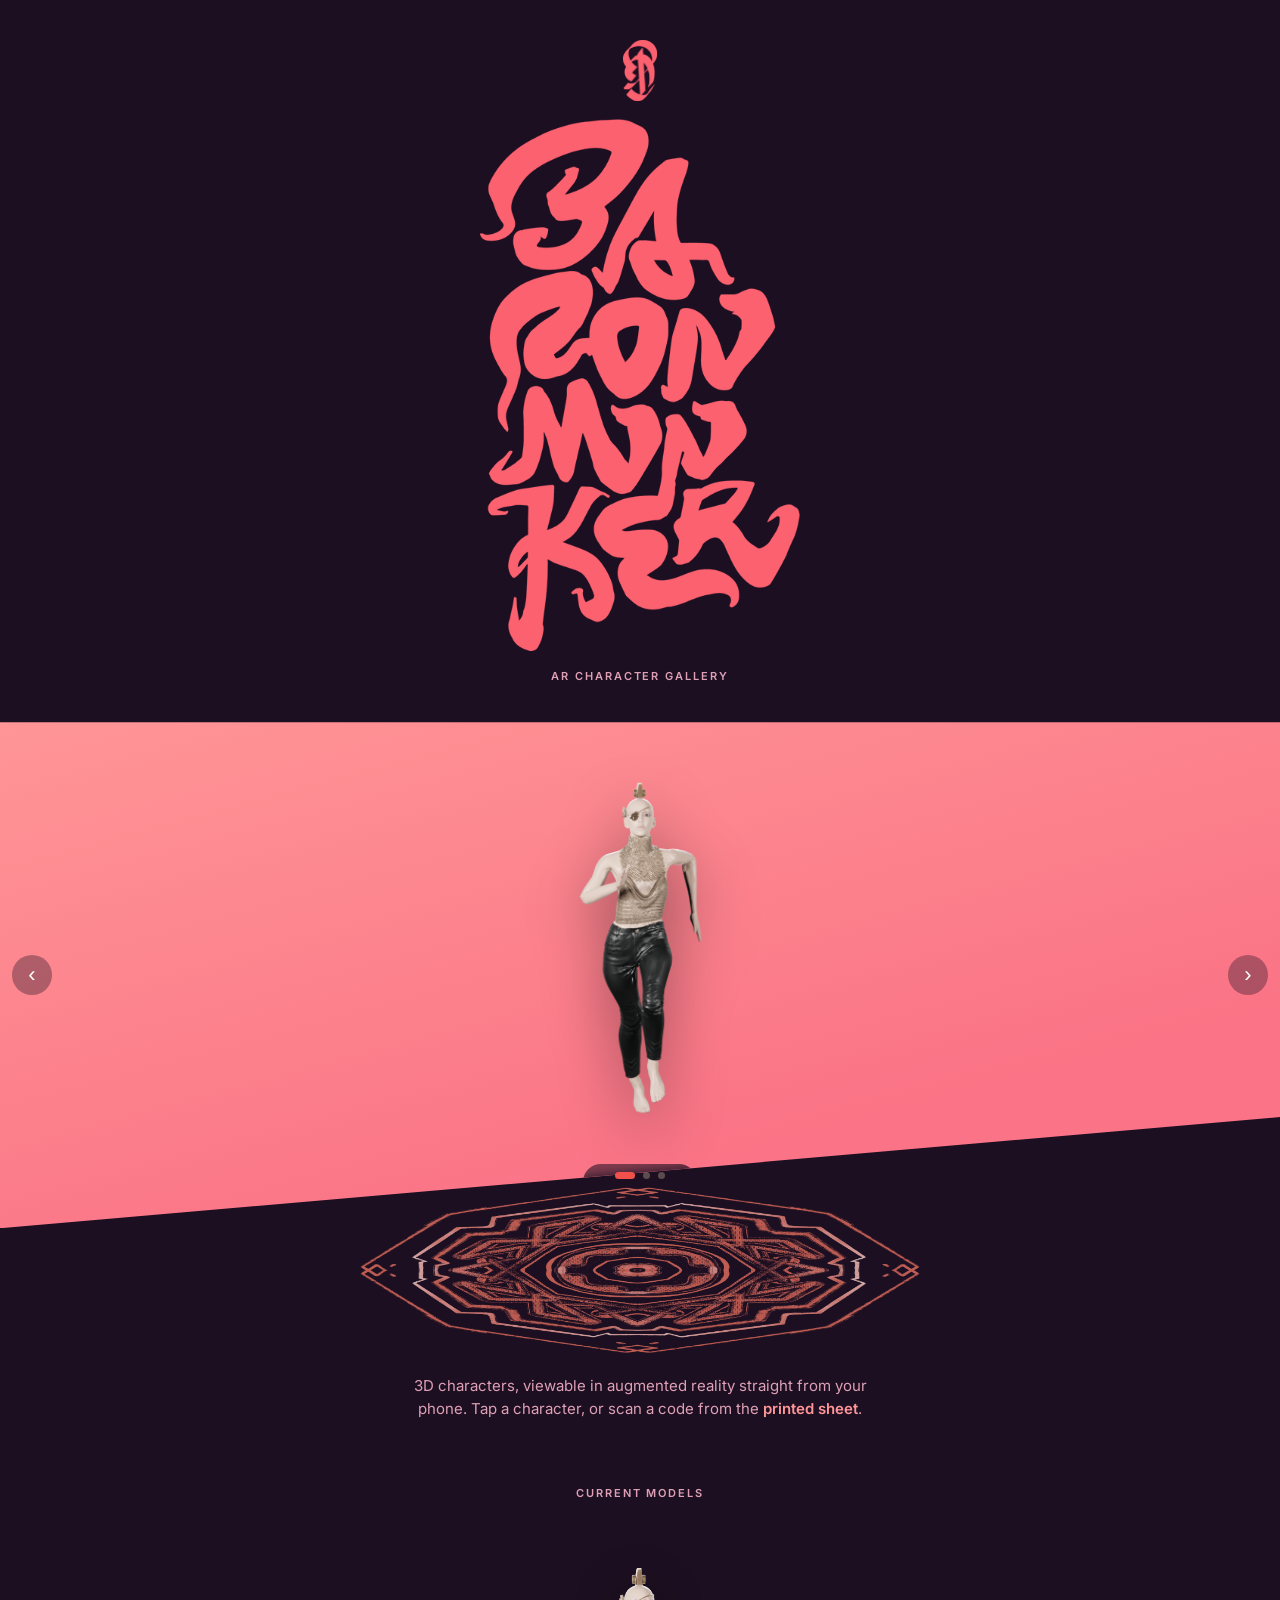
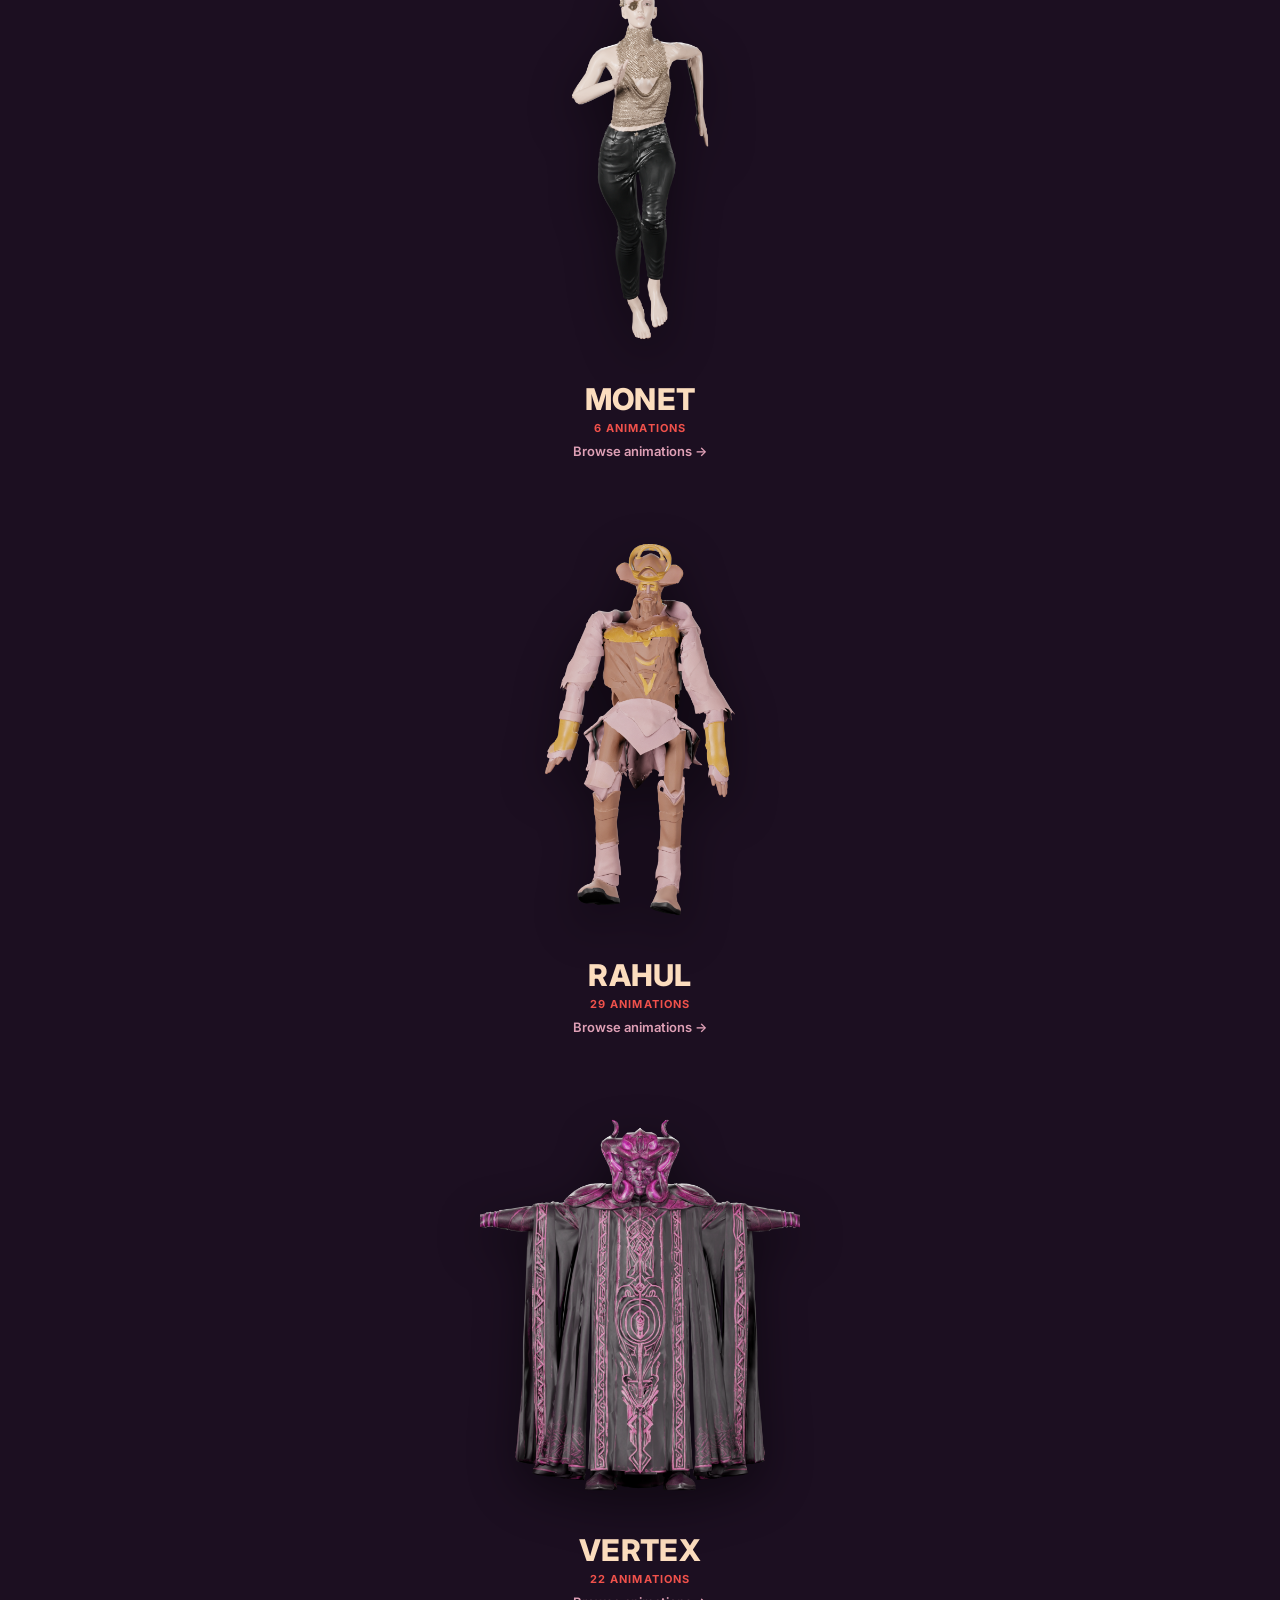
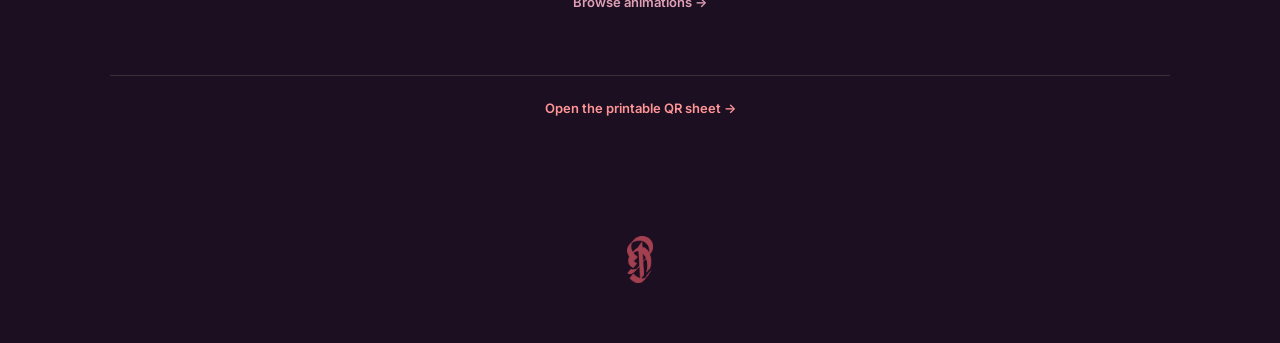
<file: index.html>
<!doctype html>
<html lang="en">
<head>
<meta charset="utf-8">
<meta name="viewport" content="width=device-width, initial-scale=1">
<title>Baron Minker — AR Gallery</title>
<link rel="preconnect" href="https://fonts.googleapis.com">
<link rel="preconnect" href="https://fonts.gstatic.com" crossorigin>
<link href="https://fonts.googleapis.com/css2?family=EB+Garamond:ital,wght@0,400;0,500;1,400&family=Inter:wght@400;500;600;700&display=swap" rel="stylesheet">
<link rel="stylesheet" href="assets/css/site.css">
</head>
<body>

<header class="site-header">
  <img class="monogram" src="assets/brand/monogram.png" alt="">
  <img class="wordmark" src="assets/brand/wordmark.png" alt="Baron Minker">
  <p class="kicker center">AR Character Gallery</p>
</header>

<section class="hero">
  <div class="hero-panel">
    <div class="hero-carousel" id="heroCarousel"></div>
    <button class="hero-arrow left" id="heroPrev" aria-label="Previous character">‹</button>
    <button class="hero-arrow right" id="heroNext" aria-label="Next character">›</button>
    <div class="hero-name-link" id="heroNameLink"></div>
  </div>
  <div class="hero-dots" id="heroDots"></div>
  <img class="pattern" src="assets/brand/pattern.png" alt="">
  <p class="sub center">3D characters, viewable in augmented reality straight from your phone. Tap a character, or scan a code from the <a href="print.html" style="color:var(--salmon); font-weight:600;">printed sheet</a>.</p>
</section>

<div class="wrap">
  <p class="kicker center">Current Models</p>
  <div class="model-list" id="modelList"></div>

  <div class="footer-links" style="text-align:center;">
    <a href="print.html">Open the printable QR sheet →</a>
  </div>
</div>

<footer style="text-align:center; padding:40px 0 60px;">
  <img src="assets/brand/monogram.png" alt="" style="width:26px; margin:0 auto; opacity:.6;">
</footer>

<script>
const HERO_IMAGES = {
  Rahul: 'assets/hero/rahul.png',
  Monet: 'assets/hero/monet.png',
  Vertex: 'assets/hero/vertex.png'
};

async function init(){
  const res = await fetch('data/models.json');
  const models = await res.json();

  const byCharacter = new Map();
  for(const m of models){
    if(!byCharacter.has(m.name)) byCharacter.set(m.name, []);
    byCharacter.get(m.name).push(m);
  }
  const characters = [...byCharacter.entries()].map(([name, variants]) => ({ name, variants }));

  buildHero(characters);
  buildModelList(characters);
}

function buildHero(characters){
  const carousel = document.getElementById('heroCarousel');
  const dotsWrap = document.getElementById('heroDots');
  const nameLink = document.getElementById('heroNameLink');
  let index = 0;
  let timer;

  characters.forEach((c, i) => {
    const img = document.createElement('img');
    img.src = HERO_IMAGES[c.name] || '';
    img.alt = c.name;
    if(i === 0) img.classList.add('active');
    carousel.appendChild(img);

    const dot = document.createElement('button');
    if(i === 0) dot.classList.add('active');
    dot.addEventListener('click', () => show(i));
    dotsWrap.appendChild(dot);
  });

  function show(i){
    index = (i + characters.length) % characters.length;
    [...carousel.children].forEach((img, n) => img.classList.toggle('active', n === index));
    [...dotsWrap.children].forEach((dot, n) => dot.classList.toggle('active', n === index));
    const c = characters[index];
    const href = c.variants.length > 1
      ? `character.html?name=${encodeURIComponent(c.name)}`
      : `viewer.html?model=${encodeURIComponent(c.variants[0].id)}`;
    nameLink.innerHTML = `<a href="${href}">${c.name} →</a>`;
    resetTimer();
  }

  function resetTimer(){
    clearInterval(timer);
    timer = setInterval(() => show(index + 1), 4500);
  }

  document.getElementById('heroPrev').addEventListener('click', () => show(index - 1));
  document.getElementById('heroNext').addEventListener('click', () => show(index + 1));

  if(characters.length) show(0);
}

function buildModelList(characters){
  const list = document.getElementById('modelList');

  for(const c of characters){
    const card = document.createElement('a');
    card.className = 'model-card';
    card.href = c.variants.length > 1
      ? `character.html?name=${encodeURIComponent(c.name)}`
      : `viewer.html?model=${encodeURIComponent(c.variants[0].id)}`;

    card.innerHTML = `
      <img class="portrait" src="${HERO_IMAGES[c.name] || ''}" alt="${c.name}">
      <div class="model-name">${c.name}</div>
      <div class="model-count">${c.variants.length} animation${c.variants.length === 1 ? '' : 's'}</div>
      <div class="model-link">${c.variants.length > 1 ? 'Browse animations →' : 'View in AR →'}</div>
    `;
    list.appendChild(card);
  }
}

init();
</script>

</body>
</html>
</file>
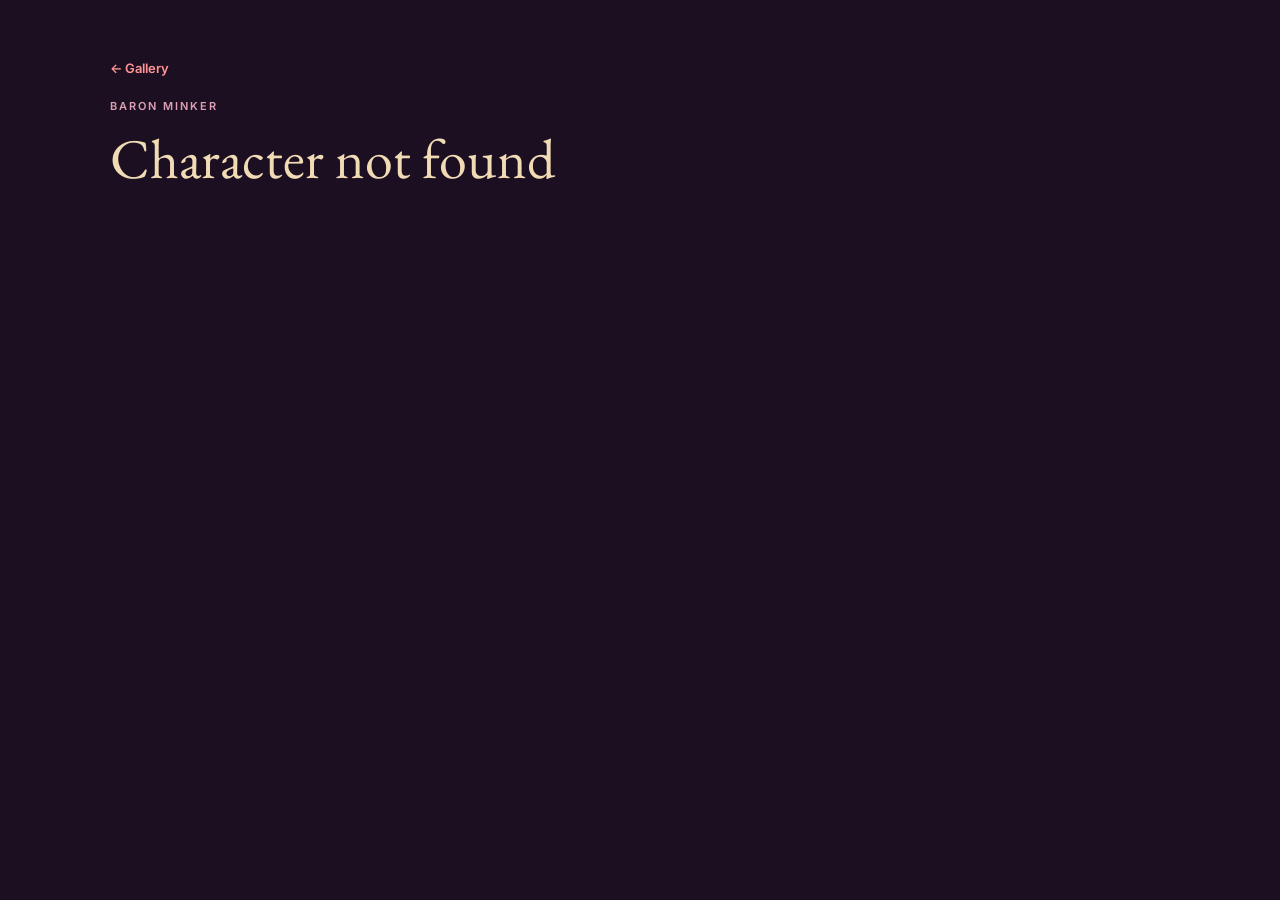
<file: character.html>
<!doctype html>
<html lang="en">
<head>
<meta charset="utf-8">
<meta name="viewport" content="width=device-width, initial-scale=1">
<title>Baron Minker — Animations</title>
<link rel="preconnect" href="https://fonts.googleapis.com">
<link rel="preconnect" href="https://fonts.gstatic.com" crossorigin>
<link href="https://fonts.googleapis.com/css2?family=EB+Garamond:ital,wght@0,400;0,500;1,400&family=Inter:wght@400;500;600;700&display=swap" rel="stylesheet">
<link rel="stylesheet" href="assets/css/site.css">
<script type="module" src="assets/vendor/model-viewer.min.js"></script>
</head>
<body>

<div class="wrap">
  <a href="index.html" class="card-link" style="display:inline-block; margin-bottom:12px;">← Gallery</a>
  <p class="kicker" id="kicker">Baron Minker</p>
  <h1 id="title">—</h1>
  <p class="sub" id="count"></p>

  <div class="anim-grid" id="animGrid"></div>
</div>

<style>
  .anim-grid{
    display:grid;
    grid-template-columns:repeat(auto-fill, minmax(220px, 1fr));
    gap:14px;
    margin-top:40px;
  }
  .anim-card{
    display:flex;
    align-items:center;
    justify-content:space-between;
    gap:12px;
    background:var(--plum);
    border-radius:4px;
    padding:16px 18px;
    transition:background .2s;
  }
  .anim-card:hover{ background:#3d1d47; }
  .anim-card .name{
    font-family:var(--serif);
    font-size:16px;
    color:var(--cream);
  }
  .anim-card .arrow{
    color:var(--salmon);
    font-size:14px;
    flex-shrink:0;
  }
  .hero-preview{
    margin-top:32px;
    width:100%;
    max-width:360px;
    aspect-ratio:1/1;
    background:var(--void);
    border-radius:4px;
    --poster-color:var(--void);
  }
</style>

<script>
function getParam(name){
  return new URLSearchParams(window.location.search).get(name);
}

async function init(){
  const name = getParam('name');
  const res = await fetch('data/models.json');
  const models = await res.json();
  const variants = models.filter(m => m.name === name);

  if(!variants.length){
    document.getElementById('title').textContent = 'Character not found';
    return;
  }

  document.title = `${name} — Baron Minker AR`;
  document.getElementById('title').textContent = name;
  document.getElementById('count').textContent = `${variants.length} animation${variants.length === 1 ? '' : 's'} — tap one to open it full-screen with AR.`;

  const hero = document.createElement('model-viewer');
  hero.className = 'hero-preview';
  const preview = variants.find(v => /idle/i.test(v.variant)) || variants.find(v => /running|walking/i.test(v.variant)) || variants[0];
  hero.src = `assets/models/${preview.file}`;
  hero.setAttribute('camera-controls', '');
  hero.setAttribute('auto-rotate', '');
  hero.setAttribute('autoplay', '');
  hero.setAttribute('shadow-intensity', '0.8');
  document.getElementById('title').insertAdjacentElement('afterend', hero);

  const grid = document.getElementById('animGrid');
  for(const v of variants){
    const card = document.createElement('a');
    card.className = 'anim-card';
    card.href = `viewer.html?model=${encodeURIComponent(v.id)}`;
    card.innerHTML = `<span class="name">${v.variant || name}</span><span class="arrow">AR →</span>`;
    grid.appendChild(card);
  }
}
init();
</script>

</body>
</html>
</file>
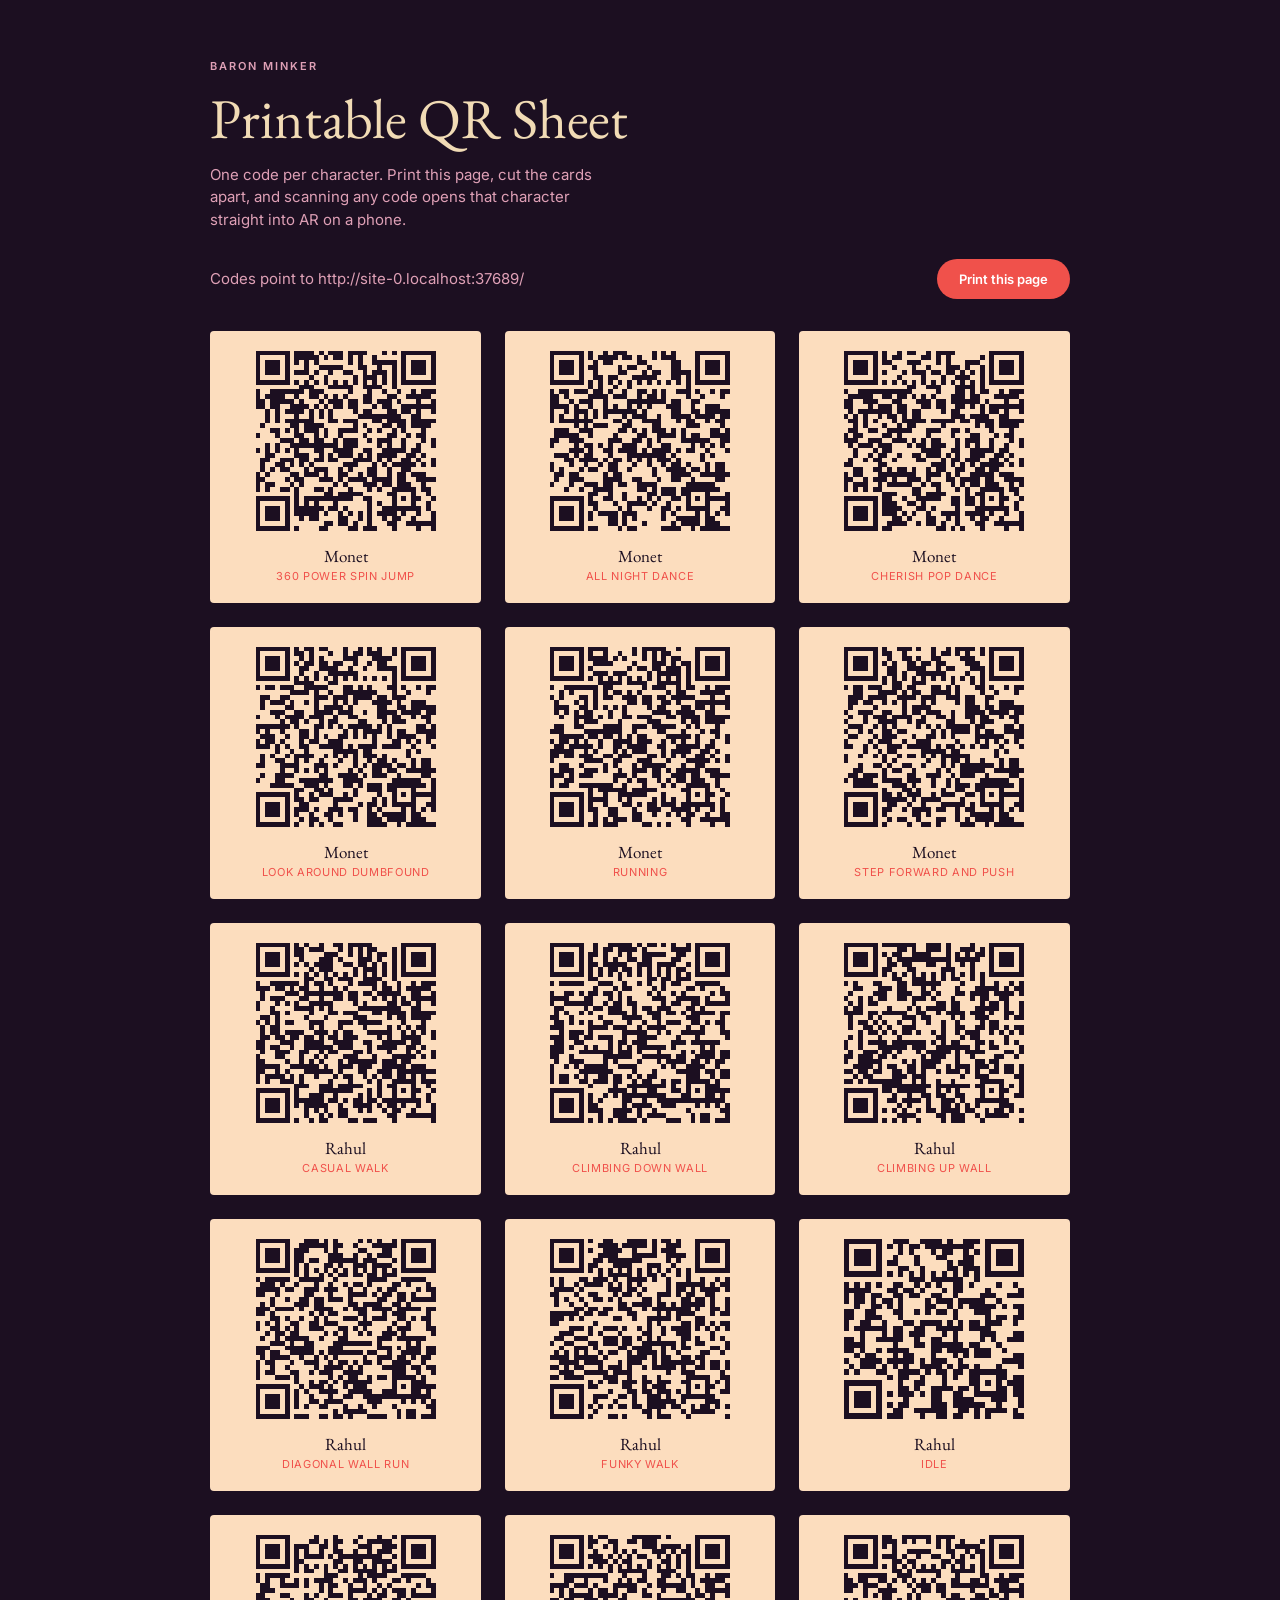
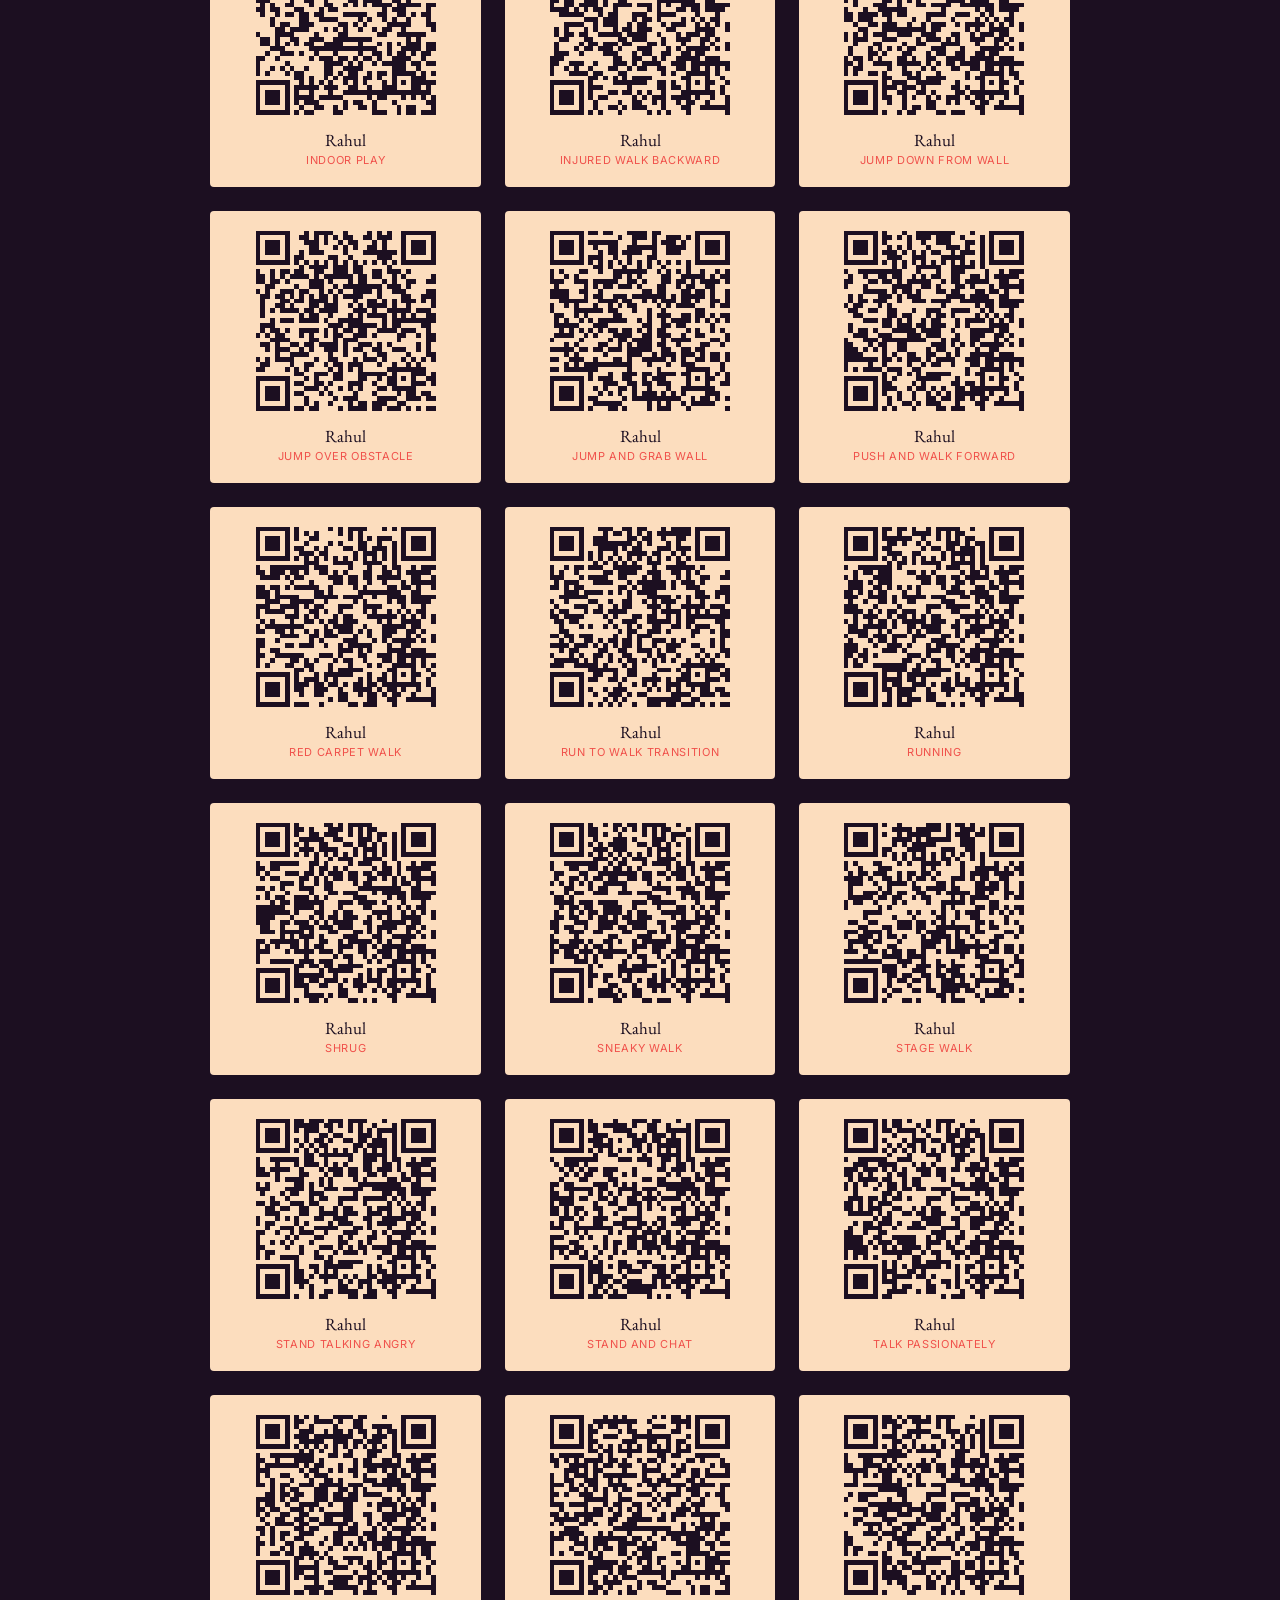
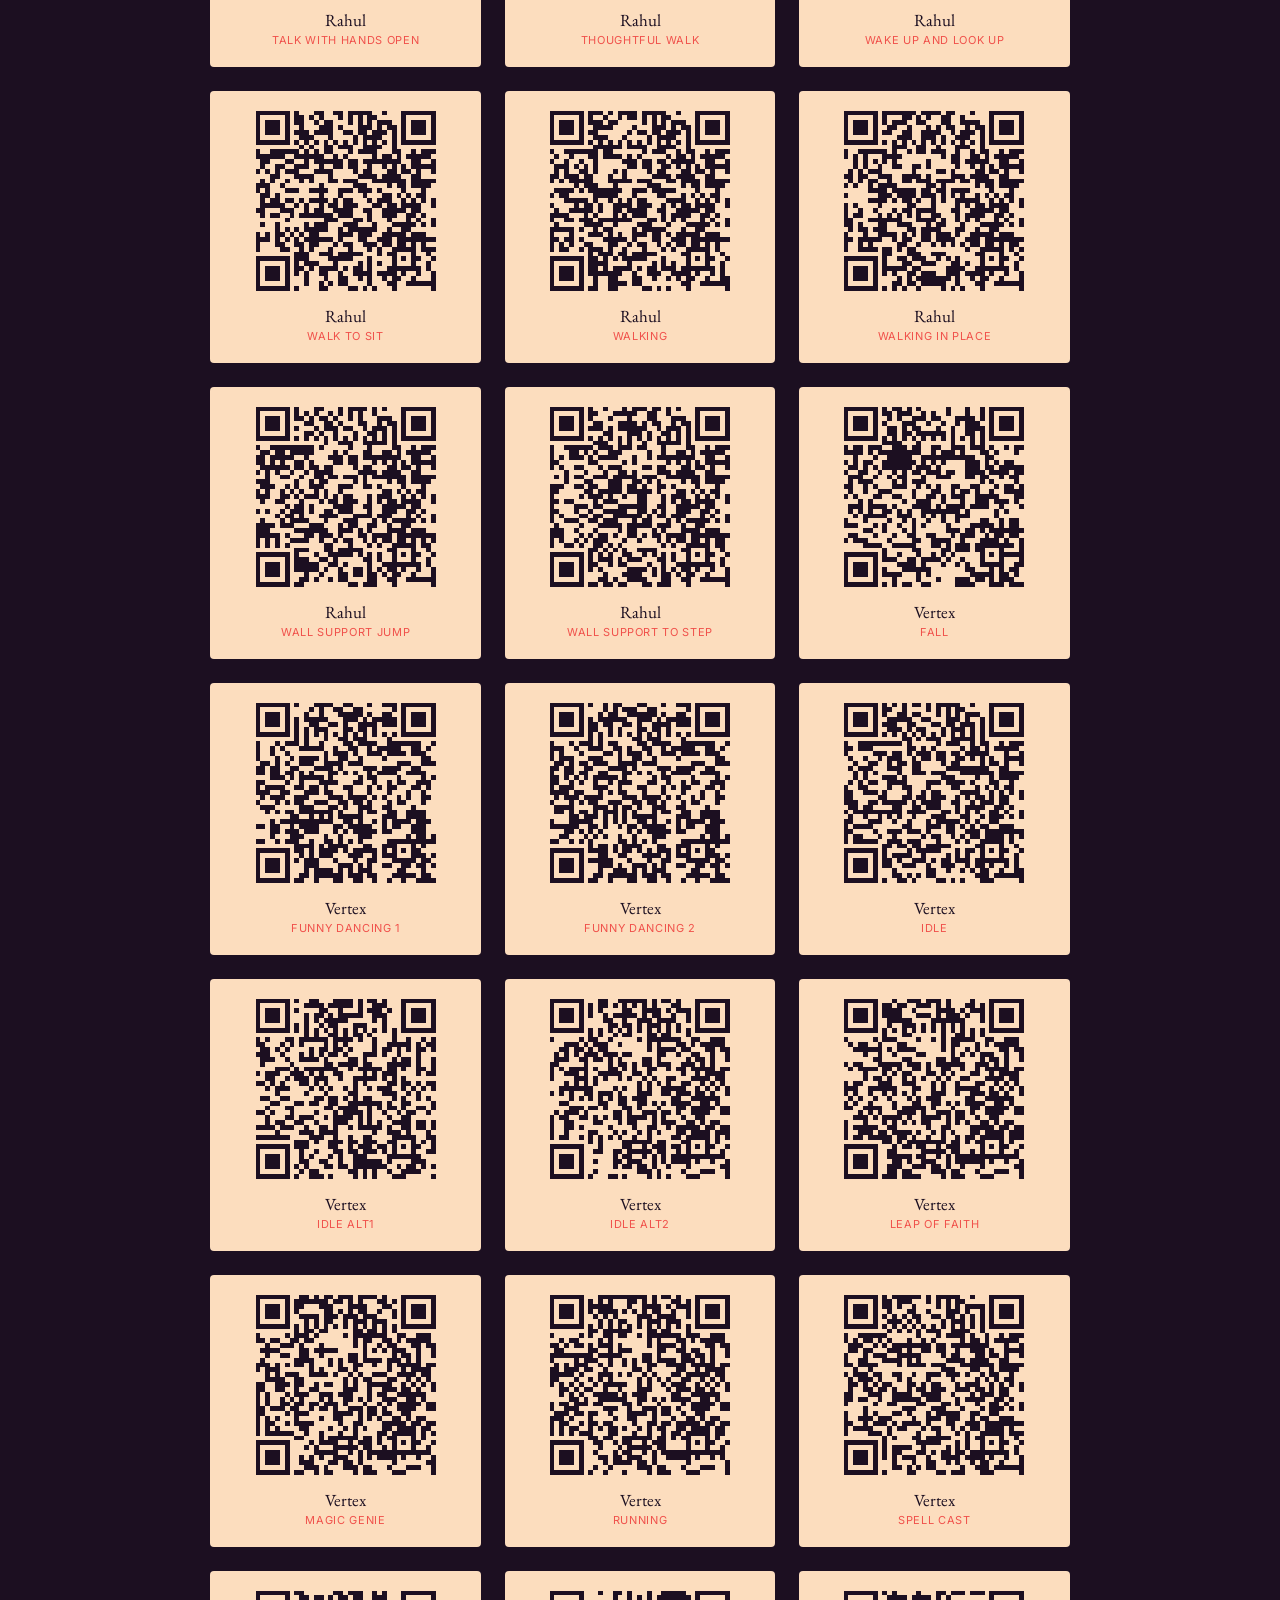
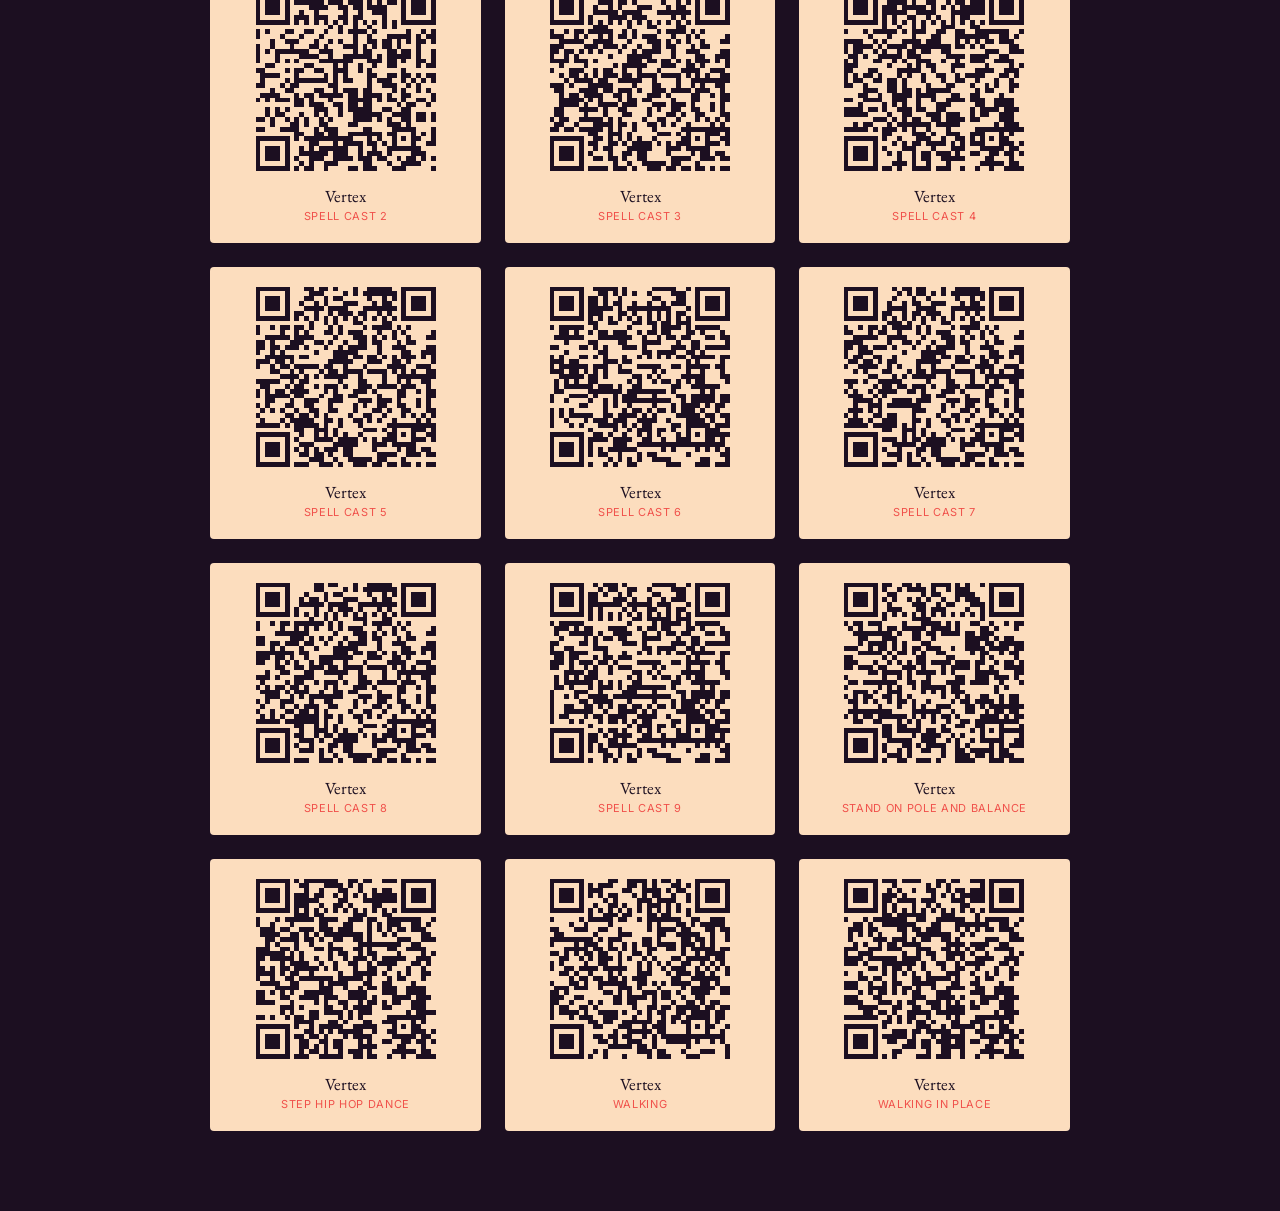
<file: print.html>
<!doctype html>
<html lang="en">
<head>
<meta charset="utf-8">
<meta name="viewport" content="width=device-width, initial-scale=1">
<title>Baron Minker — Print Sheet</title>
<link rel="preconnect" href="https://fonts.googleapis.com">
<link rel="preconnect" href="https://fonts.gstatic.com" crossorigin>
<link href="https://fonts.googleapis.com/css2?family=EB+Garamond:ital,wght@0,400;0,500;1,400&family=Inter:wght@400;500;600;700&display=swap" rel="stylesheet">
<link rel="stylesheet" href="assets/css/site.css">
<script src="assets/vendor/qrcode.min.js"></script>
</head>
<body>

<div class="print-wrap">
  <p class="kicker no-print">Baron Minker</p>
  <h1 class="no-print">Printable QR Sheet</h1>
  <p class="sub no-print">One code per character. Print this page, cut the cards apart, and scanning any code opens that character straight into AR on a phone.</p>

  <div class="print-toolbar no-print">
    <span class="sub" id="baseUrlNote"></span>
    <button class="print-btn" onclick="window.print()">Print this page</button>
  </div>

  <div class="qr-grid" id="grid"></div>
</div>

<script>
async function init(){
  const res = await fetch('data/models.json');
  const models = await res.json();
  const grid = document.getElementById('grid');
  const base = new URL('viewer.html', window.location.href).href;

  document.getElementById('baseUrlNote').textContent =
    window.location.protocol === 'file:'
      ? 'Note: open this from the live site (not a local file) so the QR codes point at a working URL.'
      : `Codes point to ${new URL('.', window.location.href).href}`;

  for(const m of models){
    const url = `${base}?model=${encodeURIComponent(m.id)}`;

    const card = document.createElement('div');
    card.className = 'qr-card';

    const qrHolder = document.createElement('div');
    card.appendChild(qrHolder);

    const name = document.createElement('div');
    name.className = 'qr-name';
    name.textContent = m.name;
    card.appendChild(name);

    if(m.variant){
      const variant = document.createElement('div');
      variant.className = 'qr-variant';
      variant.textContent = m.variant;
      card.appendChild(variant);
    }

    grid.appendChild(card);

    new QRCode(qrHolder, {
      text: url,
      width: 180,
      height: 180,
      colorDark: '#1c0f21',
      colorLight: '#fcddbe',
      correctLevel: QRCode.CorrectLevel.M
    });
  }
}
init();
</script>

</body>
</html>
</file>
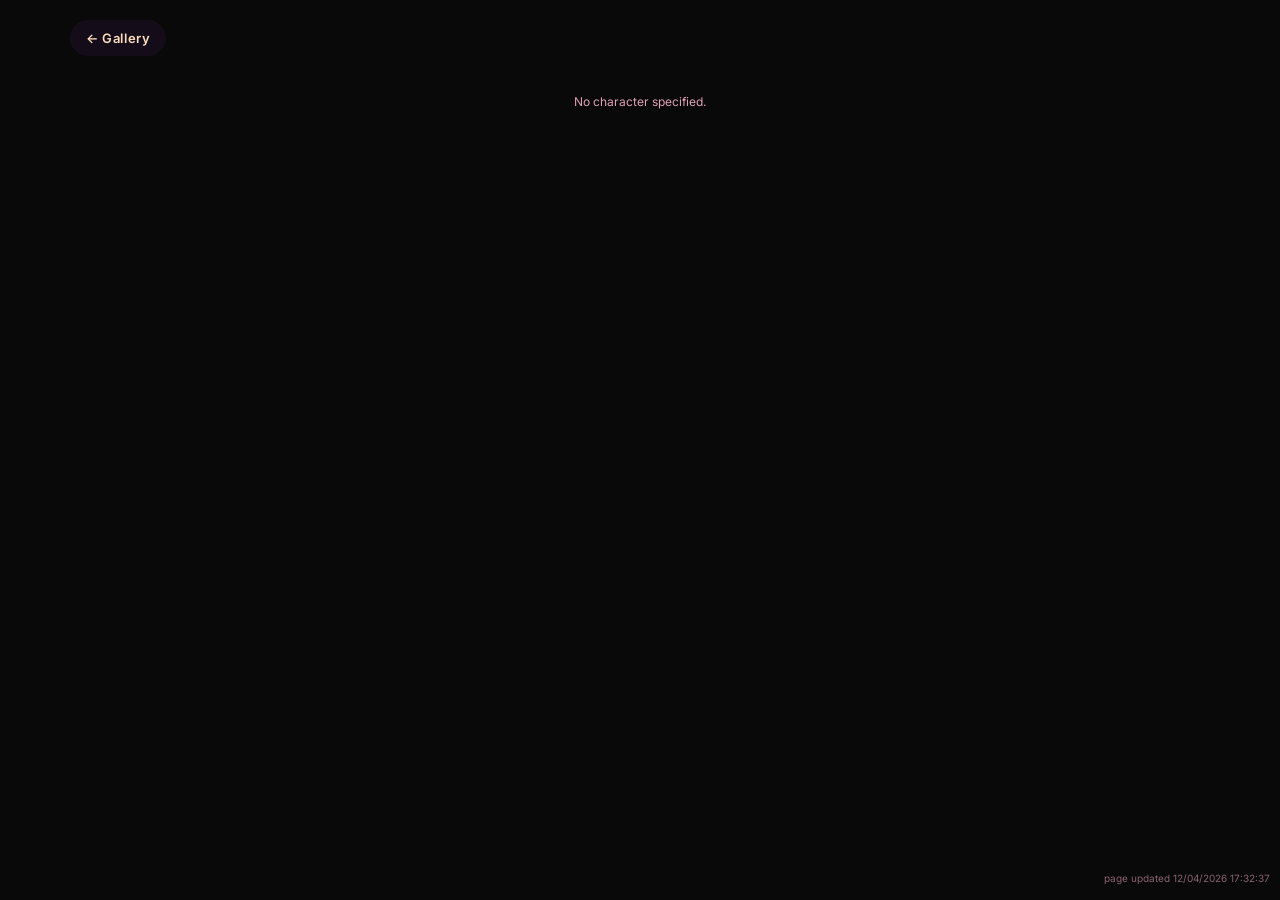
<file: viewer.html>
<!doctype html>
<html lang="en">
<head>
<meta charset="utf-8">
<meta name="viewport" content="width=device-width, initial-scale=1">
<title>Baron Minker — AR Viewer</title>
<link rel="preconnect" href="https://fonts.googleapis.com">
<link rel="preconnect" href="https://fonts.gstatic.com" crossorigin>
<link href="https://fonts.googleapis.com/css2?family=EB+Garamond:ital,wght@0,400;0,500;1,400&family=Inter:wght@400;500;600;700&display=swap" rel="stylesheet">
<link rel="stylesheet" href="assets/css/site.css">
<script type="module" src="assets/vendor/model-viewer.min.js"></script>
</head>
<body>

<div class="viewer-page">
  <div class="viewer-top">
    <a class="back-btn" id="backBtn" href="index.html">← Gallery</a>
    <div class="viewer-label" id="label" hidden>
      <div class="card-name" id="labelName"></div>
      <div class="card-variant" id="labelVariant"></div>
    </div>
  </div>

  <model-viewer
    id="mv"
    class="full"
    camera-controls
    autoplay
    auto-rotate
    rotation-per-second="12deg"
    shadow-intensity="1"
    exposure="1"
    ar
    ar-modes="webxr scene-viewer quick-look"
    ar-scale="auto"
    touch-action="pan-y">
    <button slot="ar-button" id="arButton" style="
      position:absolute; bottom:28px; left:50%; transform:translateX(-50%);
      background:var(--signal); color:#fff; font-family:var(--sans); font-weight:600;
      font-size:14px; padding:14px 28px; border-radius:100px; border:none; cursor:pointer;">
      View in your space
    </button>
  </model-viewer>

  <p class="ar-hint" id="hint">Loading…</p>

  <p style="position:fixed; bottom:6px; right:10px; font-size:10px; color:rgba(223,160,182,.6); z-index:3; pointer-events:none;" id="buildStamp"></p>
</div>

<script>
function getParam(name){
  return new URLSearchParams(window.location.search).get(name);
}

document.getElementById('buildStamp').textContent = 'page updated ' + document.lastModified;

async function init(){
  const id = getParam('model');
  const hint = document.getElementById('hint');
  const mv = document.getElementById('mv');
  const label = document.getElementById('label');

  if(!id){
    hint.textContent = 'No character specified.';
    return;
  }

  const res = await fetch('data/models.json');
  const models = await res.json();
  const m = models.find(x => x.id === id);

  if(!m){
    hint.textContent = `Character "${id}" not found.`;
    return;
  }

  const siblings = models.filter(x => x.name === m.name);
  const backBtn = document.getElementById('backBtn');
  if(siblings.length > 1){
    backBtn.href = `character.html?name=${encodeURIComponent(m.name)}`;
    backBtn.textContent = `← ${m.name}`;
  } else {
    backBtn.href = 'index.html';
    backBtn.textContent = '← Gallery';
  }

  document.title = `${m.name} — Baron Minker AR`;
  mv.src = `assets/models/${m.file}`;
  if(m.usdzFile){
    mv.setAttribute('ios-src', `assets/models/${m.usdzFile}`);
  }
  document.getElementById('labelName').textContent = m.name;
  document.getElementById('labelVariant').textContent = m.variant || '';
  document.getElementById('labelVariant').hidden = !m.variant;
  label.hidden = false;

  hint.textContent = m.iosOnly
    ? 'This animation plays on iPhone (Quick Look) only — the preview above shows the static pose.'
    : 'Tap and drag to look around. Use "View in your space" to place it in AR.';

  mv.addEventListener('ar-status', (e) => {
    if(e.detail.status === 'not-presenting') hint.style.display = '';
    else hint.style.display = 'none';
  });
}
init();
</script>

</body>
</html>
</file>
<file: assets/css/site.css>
:root{
  --coral:  #ef7378;
  --signal: #f0514b;
  --salmon: #ff9596;
  --hot:    #fa7386;
  --magenta:#ff469c;
  --mauve:  #dfa0b6;
  --ink:    #1c0f21;
  --plum:   #2f1637;
  --void:   #090909;
  --cream:  #f1dbb5;
  --bone:   #fcddbe;

  --sans: 'Helvetica Neue', Inter, -apple-system, BlinkMacSystemFont, Helvetica, Arial, sans-serif;
  --serif: 'EB Garamond', 'Adobe Caslon Pro', Georgia, serif;
  --gut: clamp(20px, 5.5vw, 80px);
}

*,*::before,*::after{ box-sizing:border-box; }

html{ -webkit-text-size-adjust:100%; }

body{
  margin:0;
  font-family:var(--sans);
  background:var(--ink);
  color:var(--bone);
  -webkit-font-smoothing:antialiased;
  -moz-osx-font-smoothing:grayscale;
}

a{ color:inherit; text-decoration:none; }
img{ max-width:100%; display:block; }

.kicker{
  font-size:11px;
  letter-spacing:.18em;
  text-transform:uppercase;
  color:var(--mauve);
  font-weight:600;
}

h1{
  font-family:var(--serif);
  font-weight:400;
  font-size:clamp(32px, 5vw, 56px);
  line-height:1.05;
  margin:.3em 0 .2em;
  color:var(--cream);
}

.sub{
  font-size:15px;
  color:var(--mauve);
  max-width:46ch;
  line-height:1.5;
}

/* ---------- site header ---------- */

.site-header{
  text-align:center;
  padding:40px var(--gut) 0;
}

.site-header .monogram{
  width:34px;
  margin:0 auto 18px;
}

.site-header .wordmark{
  width:clamp(220px, 40vw, 320px);
  margin:0 auto;
}

.kicker.center{ text-align:center; margin-top:18px; }
.sub.center{ text-align:center; max-width:52ch; margin:22px auto 0; }

/* ---------- hero carousel ---------- */

.hero{
  padding:28px 0 0;
}

.hero-panel{
  position:relative;
  background:linear-gradient(165deg, var(--salmon), var(--hot) 75%);
  clip-path:polygon(0 0, 100% 0, 100% 78%, 0 100%);
  padding:36px var(--gut) 90px;
  min-height:420px;
  display:flex;
  align-items:center;
  justify-content:center;
  overflow:hidden;
}

.hero-carousel{
  position:relative;
  width:100%;
  max-width:340px;
  height:380px;
}

.hero-carousel img{
  position:absolute;
  inset:0;
  width:100%;
  height:100%;
  object-fit:contain;
  object-position:center bottom;
  opacity:0;
  transform:translateY(10px) scale(.98);
  transition:opacity .5s var(--ease, ease), transform .5s var(--ease, ease);
  pointer-events:none;
  filter:drop-shadow(0 20px 30px rgba(0,0,0,.35));
}

.hero-carousel img.active{
  opacity:1;
  transform:translateY(0) scale(1);
  pointer-events:auto;
}

.hero-arrow{
  position:absolute;
  top:50%;
  transform:translateY(-50%);
  background:rgba(28,15,33,.35);
  color:#fff;
  border:none;
  width:40px;
  height:40px;
  border-radius:100px;
  font-size:22px;
  line-height:1;
  cursor:pointer;
  z-index:3;
  display:flex;
  align-items:center;
  justify-content:center;
}

.hero-arrow:hover{ background:rgba(28,15,33,.6); }
.hero-arrow.left{ left:12px; }
.hero-arrow.right{ right:12px; }

.hero-name-link{
  position:absolute;
  bottom:28px;
  left:0; right:0;
  text-align:center;
  z-index:3;
}

.hero-name-link a{
  display:inline-block;
  background:rgba(28,15,33,.55);
  backdrop-filter:blur(6px);
  padding:10px 22px;
  border-radius:100px;
  font-weight:700;
  font-size:13px;
  letter-spacing:.06em;
  text-transform:uppercase;
  color:#fff;
}

.hero-dots{
  display:flex;
  justify-content:center;
  gap:8px;
  margin-top:-56px;
  position:relative;
  z-index:3;
}

.hero-dots button{
  width:7px;
  height:7px;
  border-radius:100px;
  border:none;
  background:rgba(241,219,181,.3);
  cursor:pointer;
  padding:0;
}

.hero-dots button.active{
  background:var(--signal);
  width:20px;
}

.hero .pattern{
  width:min(560px, 85vw);
  margin:8px auto 0;
  opacity:.85;
}

/* ---------- model list (poster cards) ---------- */

.model-list{
  display:flex;
  flex-direction:column;
  gap:56px;
  margin-top:40px;
}

.model-card{
  display:block;
  text-align:center;
}

.model-card .portrait{
  width:min(320px, 70vw);
  margin:0 auto;
  display:block;
  filter:drop-shadow(0 16px 24px rgba(0,0,0,.45));
}

.model-card .model-name{
  font-family:var(--sans);
  font-weight:800;
  font-size:30px;
  letter-spacing:.01em;
  text-transform:uppercase;
  color:var(--bone);
  margin-top:14px;
}

.model-card:hover .model-name{ color:var(--salmon); }

.model-card .model-count{
  font-size:11px;
  letter-spacing:.1em;
  text-transform:uppercase;
  color:var(--signal);
  margin-top:4px;
  font-weight:700;
}

.model-card .model-link{
  display:inline-block;
  margin-top:8px;
  font-size:13px;
  font-weight:600;
  color:var(--mauve);
}

/* ---------- gallery ---------- */

.wrap{
  max-width:1200px;
  margin:0 auto;
  padding:48px var(--gut) 80px;
}

.grid{
  display:grid;
  grid-template-columns:repeat(auto-fill, minmax(260px, 1fr));
  gap:28px;
  margin-top:48px;
}

.card{
  background:var(--plum);
  border-radius:4px;
  overflow:hidden;
  display:flex;
  flex-direction:column;
  transition:transform .3s cubic-bezier(.19,1,.22,1);
}

.card:hover{ transform:translateY(-4px); }

.card model-viewer{
  width:100%;
  aspect-ratio:1/1;
  background:var(--void);
  --poster-color:var(--void);
}

.card-body{
  padding:18px 20px 22px;
}

.card-name{
  font-family:var(--serif);
  font-size:20px;
  color:var(--cream);
}

.card-variant{
  font-size:12px;
  letter-spacing:.08em;
  text-transform:uppercase;
  color:var(--coral);
  margin-top:2px;
}

.card-link{
  display:inline-flex;
  align-items:center;
  gap:6px;
  margin-top:12px;
  font-size:13px;
  font-weight:600;
  color:var(--salmon);
}

.card-link:hover{ color:var(--magenta); }

.footer-links{
  margin-top:64px;
  padding-top:24px;
  border-top:1px solid rgba(241,219,181,.15);
  font-size:13px;
  color:var(--mauve);
}

.footer-links a{
  color:var(--salmon);
  font-weight:600;
}

/* ---------- viewer ---------- */

.viewer-page{
  height:100vh;
  height:100dvh;
  display:flex;
  flex-direction:column;
  background:var(--void);
}

.viewer-top{
  position:absolute;
  top:0; left:0; right:0;
  display:flex;
  justify-content:space-between;
  align-items:flex-start;
  padding:20px var(--gut);
  z-index:2;
  pointer-events:none;
}

.viewer-top > *{ pointer-events:auto; }

.back-btn{
  font-size:13px;
  font-weight:600;
  letter-spacing:.04em;
  background:rgba(28,15,33,.7);
  backdrop-filter:blur(6px);
  padding:10px 16px;
  border-radius:100px;
  color:var(--bone);
}

.viewer-label{
  text-align:right;
  background:rgba(28,15,33,.7);
  backdrop-filter:blur(6px);
  padding:10px 16px;
  border-radius:4px;
}

.viewer-label .card-name{ font-size:16px; }
.viewer-label .card-variant{ font-size:10px; margin-top:0; }

model-viewer.full{
  width:100%;
  flex:1;
  --poster-color:var(--void);
  --progress-bar-color:var(--signal);
}

.ar-hint{
  position:absolute;
  top:82px; left:0; right:0;
  text-align:center;
  font-size:12px;
  color:var(--mauve);
  z-index:2;
  pointer-events:none;
  padding:0 var(--gut);
}

/* ---------- print sheet ---------- */

.print-wrap{
  max-width:1000px;
  margin:0 auto;
  padding:48px var(--gut) 80px;
}

.print-toolbar{
  display:flex;
  justify-content:space-between;
  align-items:center;
  gap:16px;
  margin:28px 0 8px;
}

.print-btn{
  background:var(--signal);
  color:#fff;
  font-weight:600;
  font-size:13px;
  padding:12px 22px;
  border-radius:100px;
  border:none;
  cursor:pointer;
  font-family:var(--sans);
}

.print-btn:hover{ background:var(--magenta); }

.qr-grid{
  display:grid;
  grid-template-columns:repeat(3, 1fr);
  gap:24px;
  margin-top:32px;
}

.qr-card{
  background:var(--bone);
  color:var(--ink);
  border-radius:4px;
  padding:20px;
  text-align:center;
}

.qr-card canvas, .qr-card img{
  margin:0 auto 14px;
}

.qr-card .qr-name{
  font-family:var(--serif);
  font-size:17px;
}

.qr-card .qr-variant{
  font-size:11px;
  letter-spacing:.06em;
  text-transform:uppercase;
  color:var(--signal);
  margin-top:2px;
}

@media print{
  body{ background:#fff; color:#000; }
  .no-print{ display:none !important; }
  .print-wrap{ padding:0 24px; max-width:none; }
  .qr-card{ break-inside:avoid; border:1px solid #ccc; }
  h1, .kicker, .sub{ color:#000 !important; }
}
</file>
